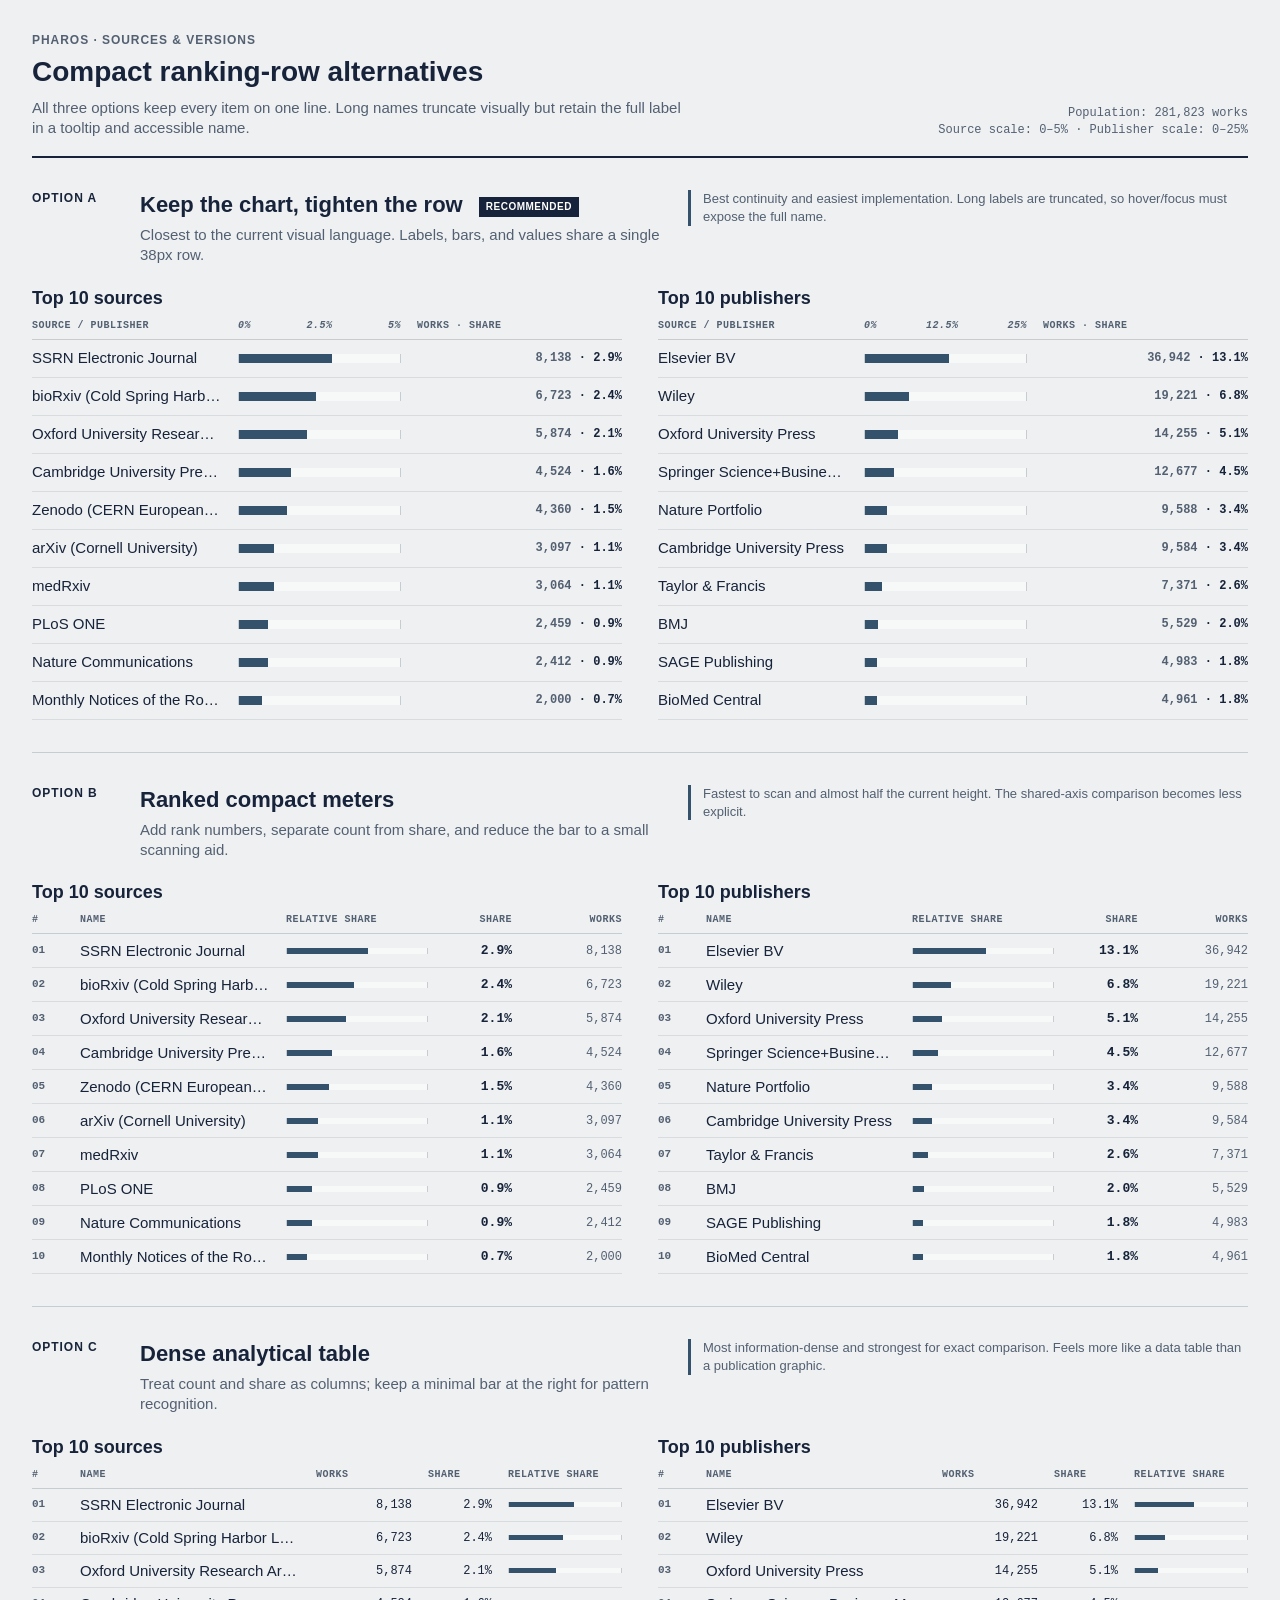
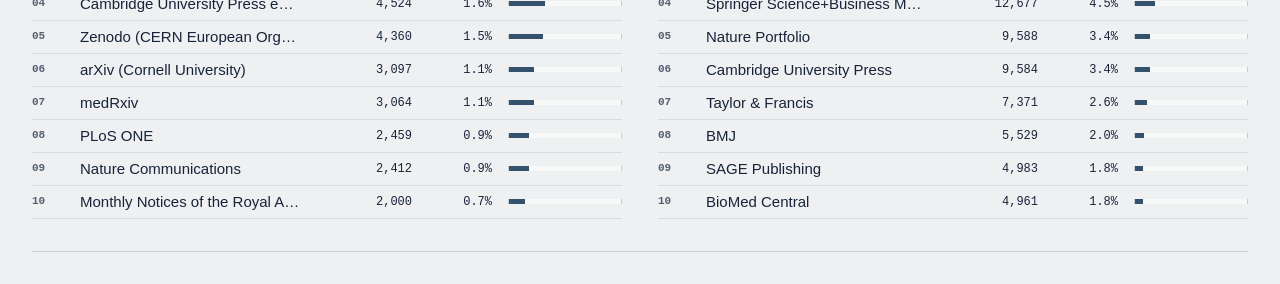
<file: docs/compact-source-publisher-mockups.html>
<!doctype html>
<html lang="en">
<head>
<meta charset="utf-8">
<meta name="viewport" content="width=device-width,initial-scale=1">
<title>Pharos compact ranking mockups</title>
<style>
:root{--paper:#eef0f1;--raised:#f7f8f8;--ink:#17233a;--soft:#536072;--rule:#c7ccd1;--accent:#34526b}
*{box-sizing:border-box}body{margin:0;background:var(--paper);color:var(--ink);font:15px/1.35 -apple-system,BlinkMacSystemFont,"Segoe UI",sans-serif}.shell{max-width:1480px;margin:auto;padding:32px}.intro{display:grid;grid-template-columns:minmax(0,1fr) auto;align-items:end;gap:24px;border-bottom:2px solid var(--ink);padding-bottom:18px}.kicker{color:var(--soft);font-size:12px;font-weight:750;letter-spacing:.08em;text-transform:uppercase}.intro h1{font-size:28px;margin:5px 0 7px}.intro p{max-width:78ch;margin:0;color:var(--soft)}.legend{font:12px/1.4 ui-monospace,SFMono-Regular,Consolas,monospace;color:var(--soft);text-align:right}.option{padding:32px 0;border-bottom:1px solid var(--rule)}.option-head{display:grid;grid-template-columns:90px minmax(0,1fr) minmax(280px,560px);gap:18px;align-items:start;margin-bottom:20px}.option-id{font-size:12px;font-weight:800;letter-spacing:.08em}.option h2{font-size:22px;margin:0 0 5px}.option-head p{margin:0;color:var(--soft)}.tradeoff{font-size:13px;color:var(--soft);border-left:3px solid var(--accent);padding-left:12px}.pair{display:grid;grid-template-columns:1fr 1fr;gap:36px}.chart h3{font-size:18px;margin:0 0 10px}.axis{display:grid;grid-template-columns:minmax(190px,30%) minmax(160px,1fr) 205px;gap:16px;color:var(--soft);font:700 10px/1.2 ui-monospace,SFMono-Regular,Consolas,monospace;text-transform:uppercase;letter-spacing:.05em;padding:0 0 7px;border-bottom:1px solid var(--rule)}.axis span:nth-child(2){display:flex;justify-content:space-between}.rows{display:grid}.row{display:grid;grid-template-columns:minmax(190px,30%) minmax(160px,1fr) 205px;gap:16px;align-items:center;min-height:38px;border-bottom:1px solid color-mix(in srgb,var(--rule),transparent 45%)}.name{white-space:nowrap;overflow:hidden;text-overflow:ellipsis}.track{height:9px;background:var(--raised);border-left:1px solid var(--rule);border-right:1px solid var(--rule)}.fill{display:block;height:100%;background:var(--accent)}.value{text-align:right;white-space:nowrap;color:var(--soft);font:600 12px/1 ui-monospace,SFMono-Regular,Consolas,monospace}.value b{color:var(--ink)}
.meters .axis{grid-template-columns:32px minmax(190px,1fr) minmax(120px,32%) 68px 94px}.meters .axis span:nth-child(4),.meters .axis span:nth-child(5){text-align:right}.meters .row{grid-template-columns:32px minmax(190px,1fr) minmax(120px,32%) 68px 94px;min-height:34px}.rank{color:var(--soft);font:600 11px/1 ui-monospace,SFMono-Regular,Consolas,monospace}.meters .count{text-align:right;color:var(--soft);font:12px/1 ui-monospace,SFMono-Regular,Consolas,monospace}.share{text-align:right;font:700 13px/1 ui-monospace,SFMono-Regular,Consolas,monospace}.meters .track{height:6px}
.table .axis{grid-template-columns:32px minmax(220px,1fr) 96px 64px minmax(110px,25%)}.table .row{grid-template-columns:32px minmax(220px,1fr) 96px 64px minmax(110px,25%);min-height:33px}.table .count,.table .share{text-align:right;font:12px/1 ui-monospace,SFMono-Regular,Consolas,monospace}.table .track{height:5px}.recommend{display:inline-block;margin-left:10px;padding:3px 7px;background:var(--ink);color:white;font-size:10px;letter-spacing:.05em;text-transform:uppercase;vertical-align:2px}
@media(max-width:950px){.shell{padding:22px 16px}.intro,.option-head{grid-template-columns:1fr}.legend{text-align:left}.pair{grid-template-columns:1fr}.chart+.chart{margin-top:22px}.axis,.row{grid-template-columns:minmax(145px,38%) minmax(100px,1fr) 145px}.meters .axis,.meters .row{grid-template-columns:28px minmax(145px,1fr) minmax(90px,28%) 58px 78px}.table .axis,.table .row{grid-template-columns:28px minmax(145px,1fr) 80px 54px minmax(80px,22%)}.value{font-size:11px}}
</style>
</head>
<body><main class="shell">
<header class="intro"><div><div class="kicker">Pharos · Sources &amp; versions</div><h1>Compact ranking-row alternatives</h1><p>All three options keep every item on one line. Long names truncate visually but retain the full label in a tooltip and accessible name.</p></div><div class="legend">Population: 281,823 works<br>Source scale: 0–5% · Publisher scale: 0–25%</div></header>
<section class="option"><div class="option-head"><div class="option-id">OPTION A</div><div><h2>Keep the chart, tighten the row <span class="recommend">Recommended</span></h2><p>Closest to the current visual language. Labels, bars, and values share a single 38px row.</p></div><div class="tradeoff">Best continuity and easiest implementation. Long labels are truncated, so hover/focus must expose the full name.</div></div><div class="pair" id="option-a"></div></section>
<section class="option meters"><div class="option-head"><div class="option-id">OPTION B</div><div><h2>Ranked compact meters</h2><p>Add rank numbers, separate count from share, and reduce the bar to a small scanning aid.</p></div><div class="tradeoff">Fastest to scan and almost half the current height. The shared-axis comparison becomes less explicit.</div></div><div class="pair" id="option-b"></div></section>
<section class="option table"><div class="option-head"><div class="option-id">OPTION C</div><div><h2>Dense analytical table</h2><p>Treat count and share as columns; keep a minimal bar at the right for pattern recognition.</p></div><div class="tradeoff">Most information-dense and strongest for exact comparison. Feels more like a data table than a publication graphic.</div></div><div class="pair" id="option-c"></div></section>
</main><script>
const sources=[['SSRN Electronic Journal',8138,2.9],['bioRxiv (Cold Spring Harbor Laboratory)',6723,2.4],['Oxford University Research Archive (ORA) (University of Oxford)',5874,2.1],['Cambridge University Press eBooks',4524,1.6],['Zenodo (CERN European Organization for Nuclear Research)',4360,1.5],['arXiv (Cornell University)',3097,1.1],['medRxiv',3064,1.1],['PLoS ONE',2459,.9],['Nature Communications',2412,.9],['Monthly Notices of the Royal Astronomical Society',2000,.7]];
const publishers=[['Elsevier BV',36942,13.1],['Wiley',19221,6.8],['Oxford University Press',14255,5.1],['Springer Science+Business Media',12677,4.5],['Nature Portfolio',9588,3.4],['Cambridge University Press',9584,3.4],['Taylor & Francis',7371,2.6],['BMJ',5529,2],['SAGE Publishing',4983,1.8],['BioMed Central',4961,1.8]];
const num=new Intl.NumberFormat('en-GB');
function chart(title,rows,max,kind){const root=document.createElement('section');root.className='chart';root.innerHTML=`<h3>${title}</h3>`;const axis=document.createElement('div');axis.className='axis';if(kind==='a')axis.innerHTML=`<span>Source / publisher</span><span><i>0%</i><i>${max/2}%</i><i>${max}%</i></span><span>Works · share</span>`;else if(kind==='b')axis.innerHTML=`<span>#</span><span>Name</span><span>Relative share</span><span>Share</span><span>Works</span>`;else axis.innerHTML=`<span>#</span><span>Name</span><span>Works</span><span>Share</span><span>Relative share</span>`;root.append(axis);const list=document.createElement('div');list.className='rows';rows.forEach(([name,count,share],i)=>{const row=document.createElement('div');row.className='row';const safe=name.replaceAll('&','&amp;').replaceAll('<','&lt;');const meter=`<span class="track"><i class="fill" style="width:${100*share/max}%"></i></span>`;if(kind==='a')row.innerHTML=`<span class="name" title="${safe}" aria-label="${safe}">${safe}</span>${meter}<span class="value">${num.format(count)} <b>· ${share.toFixed(1)}%</b></span>`;else if(kind==='b')row.innerHTML=`<span class="rank">${String(i+1).padStart(2,'0')}</span><span class="name" title="${safe}" aria-label="${safe}">${safe}</span>${meter}<span class="share">${share.toFixed(1)}%</span><span class="count">${num.format(count)}</span>`;else row.innerHTML=`<span class="rank">${String(i+1).padStart(2,'0')}</span><span class="name" title="${safe}" aria-label="${safe}">${safe}</span><span class="count">${num.format(count)}</span><span class="share">${share.toFixed(1)}%</span>${meter}`;list.append(row)});root.append(list);return root}
for(const [id,kind] of [['option-a','a'],['option-b','b'],['option-c','c']]){const root=document.getElementById(id);root.append(chart('Top 10 sources',sources,5,kind),chart('Top 10 publishers',publishers,25,kind))}
</script></body></html>
</file>
